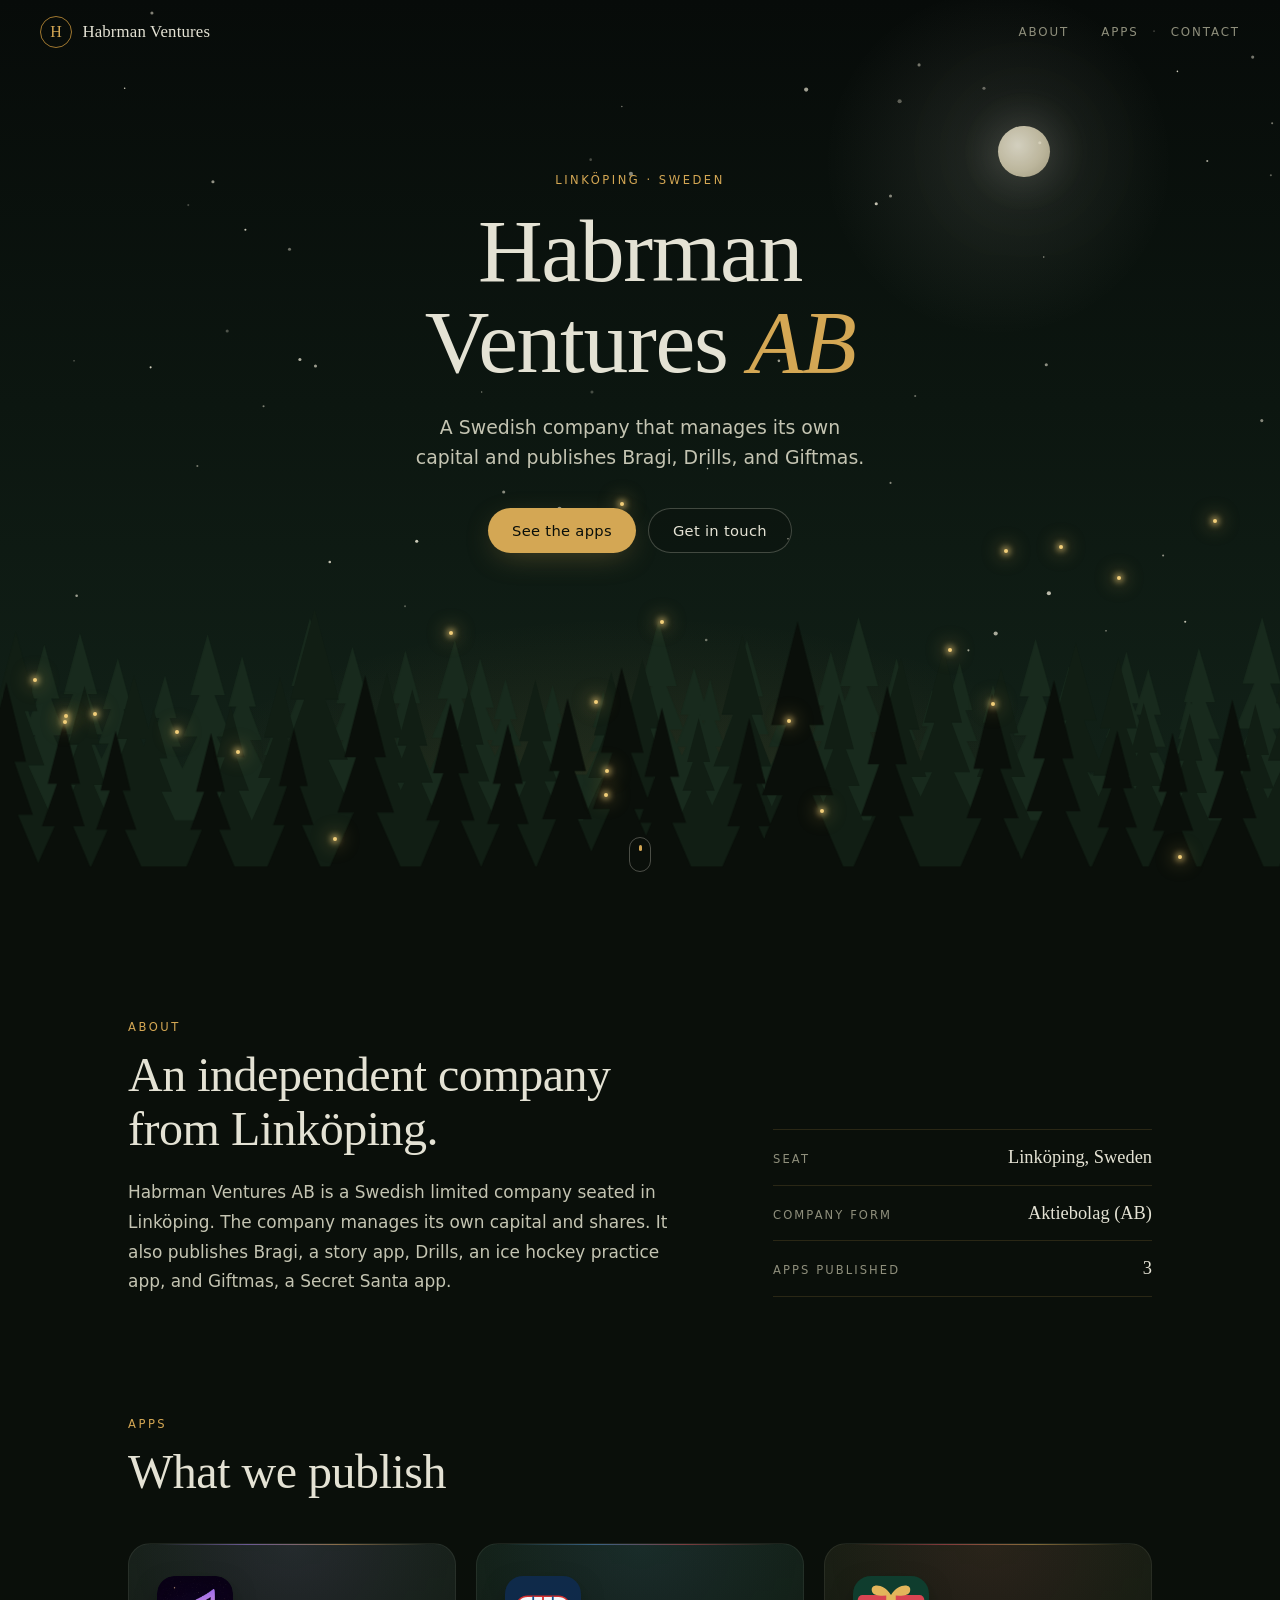
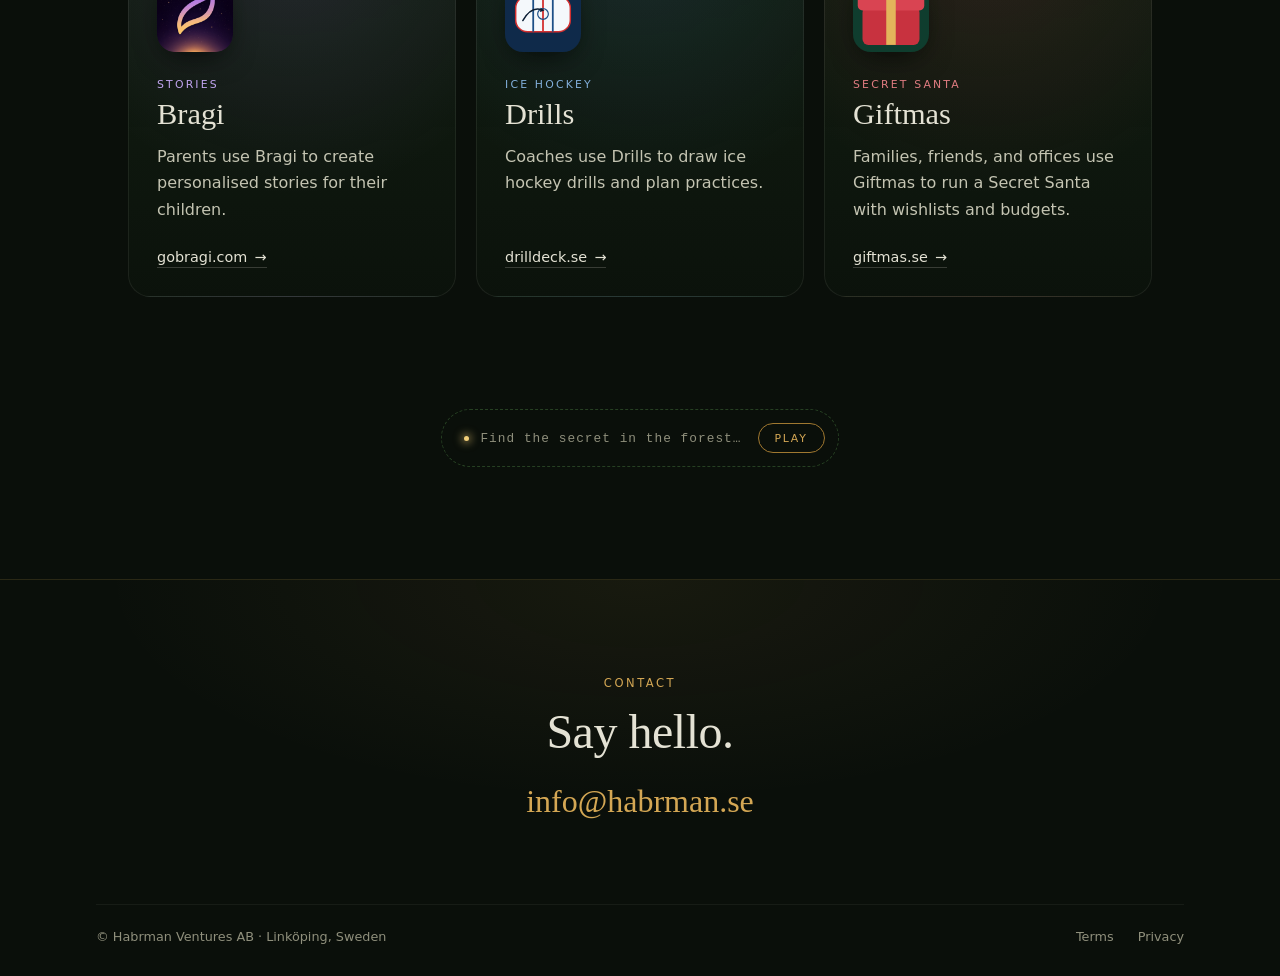
<file: index.html>
<!DOCTYPE html>
<html lang="en">
<head>
  <meta charset="UTF-8">
  <meta name="viewport" content="width=device-width, initial-scale=1.0">
  <title>Habrman Ventures AB</title>
  <meta name="description" content="Habrman Ventures AB is a Swedish limited company that manages its own capital and publishes Bragi, Drills, and Giftmas.">
  <meta name="theme-color" content="#0a0f0a">
  <link rel="stylesheet" href="style.css">
  <script>document.documentElement.classList.add('js');</script>
</head>
<body>
  <nav class="nav">
    <a class="brand" href="#top" aria-label="Habrman Ventures AB, back to top">
      <span class="brand-mark" aria-hidden="true">H</span>
      <span class="brand-name">Habrman Ventures</span>
    </a>
    <div class="nav-links">
      <a href="#about">About</a>
      <a href="#apps">Apps</a>
      <a href="#contact">Contact</a>
    </div>
  </nav>

  <header class="hero" id="top">
    <div class="sky" aria-hidden="true"></div>
    <svg class="forest" viewBox="0 0 1440 360" preserveAspectRatio="xMidYMax slice" aria-hidden="true">
      <path class="forest-back" d="M0 360 L0 250 L1440 250 L1440 360ZM-46 254 -32 225 -41 225 -30 198 -37 198 -26 158 -26 158 -14 198 -21 198 -10 225 -19 225 -5 254ZM-24 250 -8 216 -18 216 -6 185 -13 185 -0 137 -0 137 13 185 6 185 18 216 8 216 24 250ZM18 250 29 229 22 229 30 208 25 208 34 177 34 177 42 208 37 208 45 229 38 229 49 250ZM41 251 55 220 46 220 57 190 50 190 62 147 62 147 75 190 68 190 79 220 69 220 84 251ZM65 253 82 217 71 217 84 184 76 184 90 133 90 133 104 184 96 184 109 217 98 217 115 253ZM74 255 96 211 82 211 98 169 88 169 105 107 105 107 123 169 113 169 129 211 115 211 137 255ZM117 252 128 227 121 227 130 205 124 205 134 170 134 170 143 205 138 205 147 227 139 227 151 252ZM163 254 175 228 168 228 177 205 171 205 181 169 181 169 191 205 185 205 195 228 187 228 199 254ZM178 250 194 216 184 216 196 184 189 184 202 137 202 137 215 184 208 184 220 216 210 216 226 250ZM207 252 225 215 213 215 227 180 219 180 233 127 233 127 248 180 240 180 253 215 242 215 259 252ZM243 255 258 223 249 223 260 193 253 193 266 149 266 149 278 193 271 193 282 223 273 223 288 255ZM288 253 301 226 293 226 302 201 296 201 307 164 307 164 317 201 311 201 321 226 313 226 326 253ZM317 256 335 217 323 217 337 181 329 181 344 128 344 128 359 181 350 181 364 217 352 217 371 256ZM353 251 367 220 358 220 369 191 362 191 374 147 374 147 386 191 380 191 391 220 381 220 396 251ZM390 255 400 233 393 233 401 212 396 212 405 181 405 181 414 212 409 212 417 233 410 233 420 255ZM404 254 424 212 411 212 426 173 417 173 433 114 433 114 450 173 440 173 456 212 443 212 463 254ZM446 255 462 220 452 220 464 188 456 188 470 139 470 139 484 188 476 188 489 220 478 220 495 255ZM494 250 509 218 499 218 511 188 504 188 516 142 516 142 529 188 522 188 534 218 524 218 539 250ZM533 255 551 218 539 218 553 184 544 184 559 133 559 133 573 184 565 184 578 218 567 218 584 255ZM559 250 574 220 565 220 576 192 569 192 581 149 581 149 593 192 586 192 597 220 587 220 602 250ZM586 250 598 225 590 225 599 202 593 202 603 167 603 167 613 202 607 202 617 225 609 225 621 250ZM627 252 639 228 631 228 640 206 635 206 644 172 644 172 653 206 648 206 657 228 649 228 661 252ZM672 253 683 230 676 230 685 209 679 209 688 177 688 177 697 209 692 209 701 230 694 230 704 253ZM708 252 727 211 715 211 730 173 721 173 736 116 736 116 752 173 743 173 758 211 746 211 765 252ZM746 256 760 226 751 226 762 198 755 198 767 157 767 157 779 198 772 198 783 226 774 226 788 256ZM763 251 775 226 767 226 776 203 771 203 781 167 781 167 790 203 785 203 794 226 786 226 798 251ZM788 250 805 215 794 215 807 182 799 182 813 133 813 133 827 182 819 182 832 215 821 215 838 250ZM827 256 842 226 832 226 843 198 837 198 848 156 848 156 860 198 853 198 864 226 855 226 869 256ZM863 254 878 221 868 221 880 190 873 190 886 143 886 143 899 190 892 190 904 221 893 221 909 254ZM880 255 901 213 888 213 903 173 894 173 910 113 910 113 927 173 917 173 933 213 920 213 940 255ZM922 251 937 220 927 220 938 192 932 192 943 149 943 149 955 192 949 192 960 220 950 220 965 251ZM958 251 969 229 962 229 970 208 965 208 974 176 974 176 983 208 977 208 986 229 979 229 989 251ZM977 250 991 221 982 221 993 194 986 194 998 153 998 153 1009 194 1003 194 1013 221 1004 221 1018 250ZM1010 250 1021 227 1014 227 1023 205 1018 205 1027 172 1027 172 1036 205 1031 205 1039 227 1032 227 1043 250ZM1039 252 1056 216 1045 216 1058 182 1050 182 1064 132 1064 132 1078 182 1070 182 1083 216 1072 216 1089 252ZM1072 255 1086 225 1077 225 1088 198 1081 198 1093 156 1093 156 1104 198 1098 198 1109 225 1099 225 1114 255ZM1120 251 1135 218 1125 218 1137 188 1130 188 1143 143 1143 143 1155 188 1148 188 1160 218 1150 218 1165 251ZM1141 255 1155 226 1146 226 1157 198 1150 198 1162 158 1162 158 1173 198 1167 198 1177 226 1168 226 1182 255ZM1182 253 1192 232 1186 232 1193 211 1189 211 1197 181 1197 181 1206 211 1201 211 1209 232 1202 232 1212 253ZM1182 253 1199 219 1188 219 1200 187 1193 187 1206 140 1206 140 1220 187 1212 187 1224 219 1214 219 1230 253ZM1231 252 1251 210 1238 210 1254 171 1244 171 1261 113 1261 113 1277 171 1268 171 1283 210 1270 210 1290 252ZM1273 253 1285 228 1278 228 1287 205 1281 205 1291 170 1291 170 1301 205 1295 205 1304 228 1297 228 1308 253ZM1301 255 1315 226 1306 226 1316 199 1310 199 1321 158 1321 158 1332 199 1326 199 1336 226 1328 226 1341 255ZM1345 255 1365 213 1352 213 1367 175 1358 175 1374 117 1374 117 1390 175 1381 175 1396 213 1384 213 1403 255ZM1389 252 1402 226 1394 226 1403 201 1397 201 1408 164 1408 164 1418 201 1412 201 1422 226 1414 226 1426 252ZM1410 252 1420 230 1413 230 1421 210 1416 210 1425 179 1425 179 1433 210 1429 210 1436 230 1430 230 1440 252ZM1434 256 1455 212 1441 212 1457 171 1447 171 1464 109 1464 109 1482 171 1472 171 1488 212 1474 212 1495 256Z"/>
      <path class="forest-mid" d="M0 360 L0 290 L1440 290 L1440 360ZM-60 291 -35 236 -51 236 -32 184 -43 184 -23 106 -23 106 -2 184 -14 184 5 236 -11 236 14 291ZM-13 294 2 261 -8 261 4 230 -3 230 9 184 9 184 21 230 14 230 26 261 16 261 31 294ZM36 294 60 242 45 242 63 193 52 193 71 120 71 120 91 193 79 193 98 242 82 242 106 294ZM108 295 122 266 113 266 123 238 117 238 128 197 128 197 139 238 133 238 143 266 134 266 148 295ZM144 291 167 242 152 242 169 195 159 195 177 126 177 126 196 195 185 195 202 242 188 242 210 291ZM212 296 229 259 218 259 231 224 223 224 237 173 237 173 250 224 243 224 255 259 245 259 261 296ZM254 294 272 255 260 255 274 219 265 219 280 164 280 164 295 219 286 219 300 255 288 255 306 294ZM277 295 291 265 281 265 292 236 286 236 297 193 297 193 309 236 302 236 313 265 304 265 318 295ZM343 296 357 264 348 264 359 235 352 235 364 191 364 191 376 235 369 235 380 264 371 264 385 296ZM382 291 399 253 388 253 401 218 393 218 407 166 407 166 421 218 413 218 426 253 415 253 432 291ZM400 293 425 237 409 237 428 185 416 185 437 106 437 106 458 185 446 185 466 237 449 237 475 293ZM473 295 491 255 479 255 493 218 485 218 500 162 500 162 514 218 506 218 520 255 508 255 526 295ZM499 291 515 257 505 257 517 225 509 225 522 176 522 176 535 225 528 225 540 257 530 257 545 291ZM548 291 564 256 554 256 566 224 558 224 571 175 571 175 584 224 577 224 589 256 579 256 595 291ZM604 294 621 256 610 256 623 221 615 221 629 168 629 168 643 221 635 221 648 256 637 256 654 294ZM669 293 687 253 675 253 689 216 680 216 695 161 695 161 710 216 701 216 715 253 703 253 721 293ZM693 293 713 250 700 250 715 210 706 210 722 150 722 150 738 210 729 210 743 250 731 250 750 293ZM753 291 765 264 757 264 766 239 761 239 771 201 771 201 781 239 775 239 785 264 777 264 789 291ZM776 292 798 243 784 243 801 198 791 198 809 129 809 129 827 198 817 198 834 243 819 243 841 292ZM829 291 848 247 836 247 851 206 841 206 858 145 858 145 874 206 865 206 880 247 867 247 887 291ZM870 295 886 260 876 260 888 228 880 228 893 180 893 180 906 228 899 228 911 260 901 260 916 295ZM918 295 937 252 925 252 940 211 930 211 947 149 947 149 963 211 954 211 969 252 956 252 976 295ZM953 293 974 248 961 248 976 205 967 205 984 142 984 142 1000 205 991 205 1007 248 993 248 1014 293ZM1007 293 1025 252 1013 252 1028 214 1019 214 1034 158 1034 158 1049 214 1041 214 1055 252 1043 252 1061 293ZM1067 296 1089 248 1074 248 1091 203 1081 203 1099 136 1099 136 1117 203 1106 203 1123 248 1109 248 1131 296ZM1107 295 1127 251 1114 251 1129 210 1120 210 1136 149 1136 149 1152 210 1143 210 1158 251 1145 251 1165 295ZM1138 290 1152 260 1143 260 1153 231 1147 231 1158 188 1158 188 1170 231 1163 231 1174 260 1165 260 1179 290ZM1179 295 1192 266 1183 266 1193 238 1187 238 1198 197 1198 197 1209 238 1203 238 1213 266 1204 266 1217 295ZM1234 294 1249 262 1239 262 1250 233 1244 233 1255 189 1255 189 1267 233 1260 233 1271 262 1262 262 1276 294ZM1257 291 1281 238 1266 238 1284 188 1273 188 1293 113 1293 113 1313 188 1301 188 1320 238 1304 238 1328 291ZM1315 296 1333 257 1322 257 1335 221 1327 221 1341 166 1341 166 1356 221 1348 221 1361 257 1350 257 1367 296ZM1373 293 1388 261 1378 261 1389 232 1383 232 1395 187 1395 187 1406 232 1400 232 1411 261 1401 261 1416 293ZM1409 294 1424 261 1414 261 1426 231 1419 231 1431 185 1431 185 1443 231 1436 231 1447 261 1438 261 1453 294ZM1432 290 1452 246 1439 246 1455 206 1445 206 1462 145 1462 145 1478 206 1468 206 1484 246 1471 246 1491 290Z"/>
      <path class="forest-front" d="M0 360 L0 330 L1440 330 L1440 360ZM-56 330 -31 273 -47 273 -28 220 -40 220 -20 139 -20 139 1 220 -11 220 8 273 -8 273 17 330ZM35 331 63 267 45 267 66 207 53 207 76 118 76 118 98 207 85 207 106 267 89 267 116 331ZM99 332 114 297 104 297 115 265 108 265 121 216 121 216 133 265 126 265 137 297 128 297 143 332ZM137 335 159 285 145 285 161 239 151 239 169 170 169 170 186 239 176 239 192 285 179 285 200 335ZM194 333 211 295 200 295 213 258 205 258 219 204 219 204 233 258 225 258 237 295 227 295 243 333ZM241 334 257 298 247 298 259 264 251 264 264 212 264 212 277 264 270 264 282 298 272 298 288 334ZM324 334 339 298 329 298 341 265 334 265 347 214 347 214 359 265 352 265 364 298 354 298 369 334ZM396 330 411 294 401 294 413 260 406 260 419 210 419 210 431 260 424 260 436 294 426 294 442 330ZM449 333 471 283 457 283 473 235 463 235 481 164 481 164 499 235 489 235 506 283 491 283 513 333ZM528 333 546 290 534 290 549 249 540 249 555 188 555 188 571 249 562 249 576 290 564 290 583 333ZM582 330 598 293 587 293 599 258 592 258 605 206 605 206 618 258 611 258 623 293 613 293 629 330ZM628 335 647 289 635 289 650 247 641 247 657 184 657 184 673 247 663 247 678 289 666 289 685 335ZM671 332 694 280 679 280 696 231 686 231 704 157 704 157 723 231 712 231 730 280 715 280 738 332ZM712 334 730 292 719 292 733 252 724 252 739 192 739 192 754 252 746 252 760 292 748 292 766 334ZM789 336 807 295 796 295 809 258 801 258 815 201 815 201 829 258 821 258 834 295 823 295 841 336ZM816 333 844 268 826 268 847 207 834 207 857 117 857 117 880 207 867 207 888 268 870 268 898 333ZM904 334 925 286 912 286 928 241 918 241 935 173 935 173 952 241 942 241 958 286 945 286 965 334ZM997 334 1017 288 1004 288 1019 245 1010 245 1026 180 1026 180 1043 245 1033 245 1049 288 1036 288 1056 334ZM1049 330 1070 282 1056 282 1072 236 1062 236 1080 168 1080 168 1097 236 1087 236 1103 282 1090 282 1111 330ZM1112 332 1128 296 1118 296 1130 262 1122 262 1135 212 1135 212 1148 262 1140 262 1152 296 1142 296 1158 332ZM1160 335 1176 299 1166 299 1178 265 1171 265 1183 214 1183 214 1196 265 1189 265 1201 299 1191 299 1206 335ZM1207 332 1226 288 1214 288 1228 247 1220 247 1235 185 1235 185 1251 247 1242 247 1256 288 1244 288 1263 332ZM1275 332 1292 292 1281 292 1294 256 1286 256 1300 201 1300 201 1314 256 1306 256 1319 292 1308 292 1325 332ZM1339 331 1370 261 1350 261 1373 194 1359 194 1384 95 1384 95 1409 194 1395 194 1418 261 1399 261 1429 331ZM1432 330 1451 285 1439 285 1454 243 1445 243 1460 180 1460 180 1476 243 1467 243 1482 285 1470 285 1489 330Z"/>
    </svg>
    <svg class="stars" viewBox="0 0 1440 520" preserveAspectRatio="xMidYMin slice" aria-hidden="true"><circle class="twinkle" cx="343" cy="283" r="0.8" opacity="0.85"/><circle cx="683" cy="302" r="1.2" opacity="0.26"/><circle cx="1206" cy="135" r="0.8" opacity="0.37"/><circle cx="1033" cy="281" r="1.2" opacity="0.56"/><circle cx="920" cy="78" r="1.6" opacity="0.35"/><circle cx="1333" cy="203" r="0.6" opacity="0.69"/><circle class="twinkle" cx="92" cy="394" r="1.2" opacity="0.28"/><circle cx="1123" cy="428" r="0.8" opacity="0.56"/><circle cx="1035" cy="457" r="1.6" opacity="0.76"/><circle cx="615" cy="379" r="1.2" opacity="0.54"/><circle cx="1347" cy="457" r="0.6" opacity="0.27"/><circle cx="713" cy="134" r="1.6" opacity="0.53"/><circle class="twinkle" cx="902" cy="157" r="1.2" opacity="0.79"/><circle cx="827" cy="278" r="1" opacity="0.63"/><circle cx="1302" cy="355" r="0.6" opacity="0.81"/><circle cx="1427" cy="349" r="0.8" opacity="0.70"/><circle cx="470" cy="282" r="1.2" opacity="0.62"/><circle cx="1028" cy="110" r="1.2" opacity="0.42"/><circle class="twinkle" cx="179" cy="251" r="1.6" opacity="0.89"/><circle cx="127" cy="416" r="1" opacity="0.83"/><circle cx="29" cy="222" r="1" opacity="0.82"/><circle cx="64" cy="320" r="0.6" opacity="0.50"/><circle cx="844" cy="286" r="0.8" opacity="0.58"/><circle cx="1438" cy="161" r="0.6" opacity="0.32"/><circle class="twinkle" cx="771" cy="493" r="1" opacity="0.44"/><circle cx="379" cy="359" r="0.8" opacity="0.45"/><circle cx="1380" cy="466" r="1" opacity="0.49"/><circle cx="1253" cy="201" r="1.2" opacity="0.69"/><circle cx="148" cy="506" r="1.2" opacity="0.43"/><circle cx="913" cy="372" r="0.8" opacity="0.53"/><circle class="twinkle" cx="372" cy="158" r="0.8" opacity="0.26"/><circle cx="598" cy="302" r="0.6" opacity="0.49"/><circle cx="848" cy="69" r="1.6" opacity="0.66"/><circle cx="671" cy="353" r="0.8" opacity="0.65"/><circle cx="402" cy="255" r="1.2" opacity="0.29"/><circle cx="973" cy="501" r="0.8" opacity="0.66"/><circle class="twinkle" cx="430" cy="313" r="0.8" opacity="0.49"/><circle cx="450" cy="192" r="1.2" opacity="0.42"/><circle cx="1134" cy="55" r="0.6" opacity="0.88"/><circle cx="985" cy="68" r="1.2" opacity="0.39"/><circle cx="1157" cy="124" r="0.8" opacity="0.69"/><circle cx="935" cy="50" r="1.2" opacity="0.46"/><circle class="twinkle" cx="481" cy="433" r="1" opacity="0.78"/><circle cx="1383" cy="42" r="1.6" opacity="0.67"/><circle cx="1274" cy="235" r="0.8" opacity="0.76"/><circle cx="49" cy="498" r="0.8" opacity="0.77"/><circle cx="1207" cy="95" r="0.8" opacity="0.47"/><circle cx="1192" cy="44" r="1.2" opacity="0.47"/><circle class="twinkle" cx="187" cy="152" r="0.8" opacity="0.55"/><circle cx="913" cy="151" r="1.2" opacity="0.52"/><circle cx="1326" cy="81" r="0.6" opacity="0.56"/><circle cx="1199" cy="324" r="1.2" opacity="0.53"/><circle cx="1368" cy="482" r="0.8" opacity="0.27"/><circle cx="658" cy="392" r="1.6" opacity="0.59"/><circle class="twinkle" cx="416" cy="177" r="0.8" opacity="0.81"/><circle cx="1235" cy="505" r="0.6" opacity="0.78"/><circle cx="65" cy="470" r="1.6" opacity="0.58"/><circle cx="286" cy="459" r="1" opacity="0.63"/><circle cx="19" cy="388" r="0.8" opacity="0.58"/><circle cx="344" cy="10" r="1.2" opacity="0.52"/><circle class="twinkle" cx="1352" cy="318" r="0.8" opacity="0.33"/><circle cx="1400" cy="281" r="0.6" opacity="0.48"/><circle cx="284" cy="278" r="0.6" opacity="0.36"/><circle cx="1140" cy="479" r="0.8" opacity="0.79"/><circle cx="11" cy="327" r="1" opacity="0.28"/><circle cx="391" cy="140" r="1.2" opacity="0.59"/><circle class="twinkle" cx="73" cy="168" r="0.6" opacity="0.81"/><circle cx="1116" cy="24" r="0.6" opacity="0.29"/><circle cx="1404" cy="444" r="0.6" opacity="0.59"/><circle cx="706" cy="82" r="0.6" opacity="0.48"/><circle cx="932" cy="305" r="0.8" opacity="0.42"/><circle cx="1423" cy="223" r="0.8" opacity="0.61"/><circle class="twinkle" cx="1031" cy="198" r="0.6" opacity="0.62"/><circle cx="62" cy="240" r="1.6" opacity="0.76"/><circle cx="548" cy="417" r="1.2" opacity="0.83"/><circle cx="76" cy="326" r="1.6" opacity="0.45"/><circle cx="1368" cy="218" r="0.6" opacity="0.41"/><circle cx="772" cy="361" r="0.6" opacity="0.77"/><circle class="twinkle" cx="323" cy="68" r="0.6" opacity="0.86"/><circle cx="539" cy="467" r="0.8" opacity="0.33"/><circle cx="994" cy="488" r="1.6" opacity="0.68"/><circle cx="1278" cy="412" r="1.6" opacity="0.32"/><circle cx="458" cy="277" r="1.2" opacity="0.72"/><circle cx="682" cy="123" r="1" opacity="0.28"/><circle class="twinkle" cx="132" cy="52" r="1" opacity="0.37"/><circle cx="34" cy="438" r="0.6" opacity="0.27"/><circle cx="166" cy="251" r="1.6" opacity="0.87"/><circle cx="834" cy="415" r="0.6" opacity="0.90"/><circle cx="812" cy="275" r="0.8" opacity="0.32"/><circle cx="1079" cy="486" r="0.6" opacity="0.61"/></svg>
    <div class="fireflies" aria-hidden="true"></div>
    <div class="hero-content">
      <p class="eyebrow">Linköping · Sweden</p>
      <h1>Habrman Ventures <span>AB</span></h1>
      <p class="lede">A Swedish company that manages its own capital and publishes Bragi, Drills, and Giftmas.</p>
      <div class="hero-actions">
        <a class="btn btn-primary" href="#apps">See the apps</a>
        <a class="btn btn-ghost" href="#contact">Get in touch</a>
      </div>
    </div>
    <a class="scroll-hint" href="#about" aria-label="Scroll to About">
      <span></span>
    </a>
  </header>

  <main>
    <section class="section about reveal" id="about">
      <div class="about-text">
        <p class="eyebrow">About</p>
        <h2>An independent company from Linköping.</h2>
        <p>
          Habrman Ventures AB is a Swedish limited company seated in Linköping.
          The company manages its own capital and shares.
          It also publishes Bragi, a story app, Drills, an ice hockey practice app, and Giftmas, a Secret Santa app.
        </p>
      </div>
      <dl class="facts">
        <div><dt>Seat</dt><dd>Linköping, Sweden</dd></div>
        <div><dt>Company form</dt><dd>Aktiebolag (AB)</dd></div>
        <div><dt>Apps published</dt><dd>3</dd></div>
      </dl>
    </section>

    <section class="section apps" id="apps">
      <div class="section-head reveal">
        <p class="eyebrow">Apps</p>
        <h2>What we publish</h2>
      </div>

      <div class="cards">
        <article class="card reveal" id="bragi" style="--accent: #b58cff; --accent-2: #f2b46b;">
          <div class="card-icon">
            <img src="images/bragi.png" alt="" width="256" height="256">
          </div>
          <p class="card-tag">Stories</p>
          <h3>Bragi</h3>
          <p>Parents use Bragi to create personalised stories for their children.</p>
          <a class="card-link" href="https://gobragi.com/">gobragi.com <span aria-hidden="true">→</span></a>
        </article>

        <article class="card reveal" id="drills" style="--accent: #5a9be0; --accent-2: #e0525a;">
          <div class="card-icon">
            <img src="images/drills.svg" alt="" width="256" height="256">
          </div>
          <p class="card-tag">Ice hockey</p>
          <h3>Drills</h3>
          <p>Coaches use Drills to draw ice hockey drills and plan practices.</p>
          <a class="card-link" href="https://drilldeck.se/">drilldeck.se <span aria-hidden="true">→</span></a>
        </article>

        <article class="card reveal" id="giftmas" style="--accent: #e0525f; --accent-2: #e3b55b;">
          <div class="card-icon">
            <img src="images/giftmas.svg" alt="" width="256" height="256">
          </div>
          <p class="card-tag">Secret Santa</p>
          <h3>Giftmas</h3>
          <p>Families, friends, and offices use Giftmas to run a Secret Santa with wishlists and budgets.</p>
          <a class="card-link" href="https://giftmas.se/">giftmas.se <span aria-hidden="true">→</span></a>
        </article>
      </div>
    </section>

    <section class="game-section reveal">
      <div class="game-launch" id="gameLaunch">
        <p class="game-prompt">Find the secret in the forest…</p>
        <button type="button" class="play-btn" id="playBtn">Play</button>
      </div>
      <div class="game-container hidden" id="gameContainer">
        <canvas id="gameCanvas"></canvas>
        <div class="game-ui">
          <span id="score">0</span>
          <button id="restartBtn" class="hidden" aria-label="Restart">↻</button>
        </div>
        <p class="controls">SPACE or TAP to jump</p>
      </div>
    </section>
  </main>

  <footer class="footer" id="contact">
    <div class="contact reveal">
      <p class="eyebrow">Contact</p>
      <h2>Say hello.</h2>
      <a class="contact-email" href="mailto:info@habrman.se">info@habrman.se</a>
    </div>
    <div class="footer-bottom">
      <p>© Habrman Ventures AB · Linköping, Sweden</p>
      <p class="footer-links">
        <a href="legal.html#terms">Terms</a>
        <a href="legal.html#privacy">Privacy</a>
      </p>
    </div>
  </footer>

  <script src="site.js"></script>
  <script src="game.js"></script>
</body>
</html>
</file>
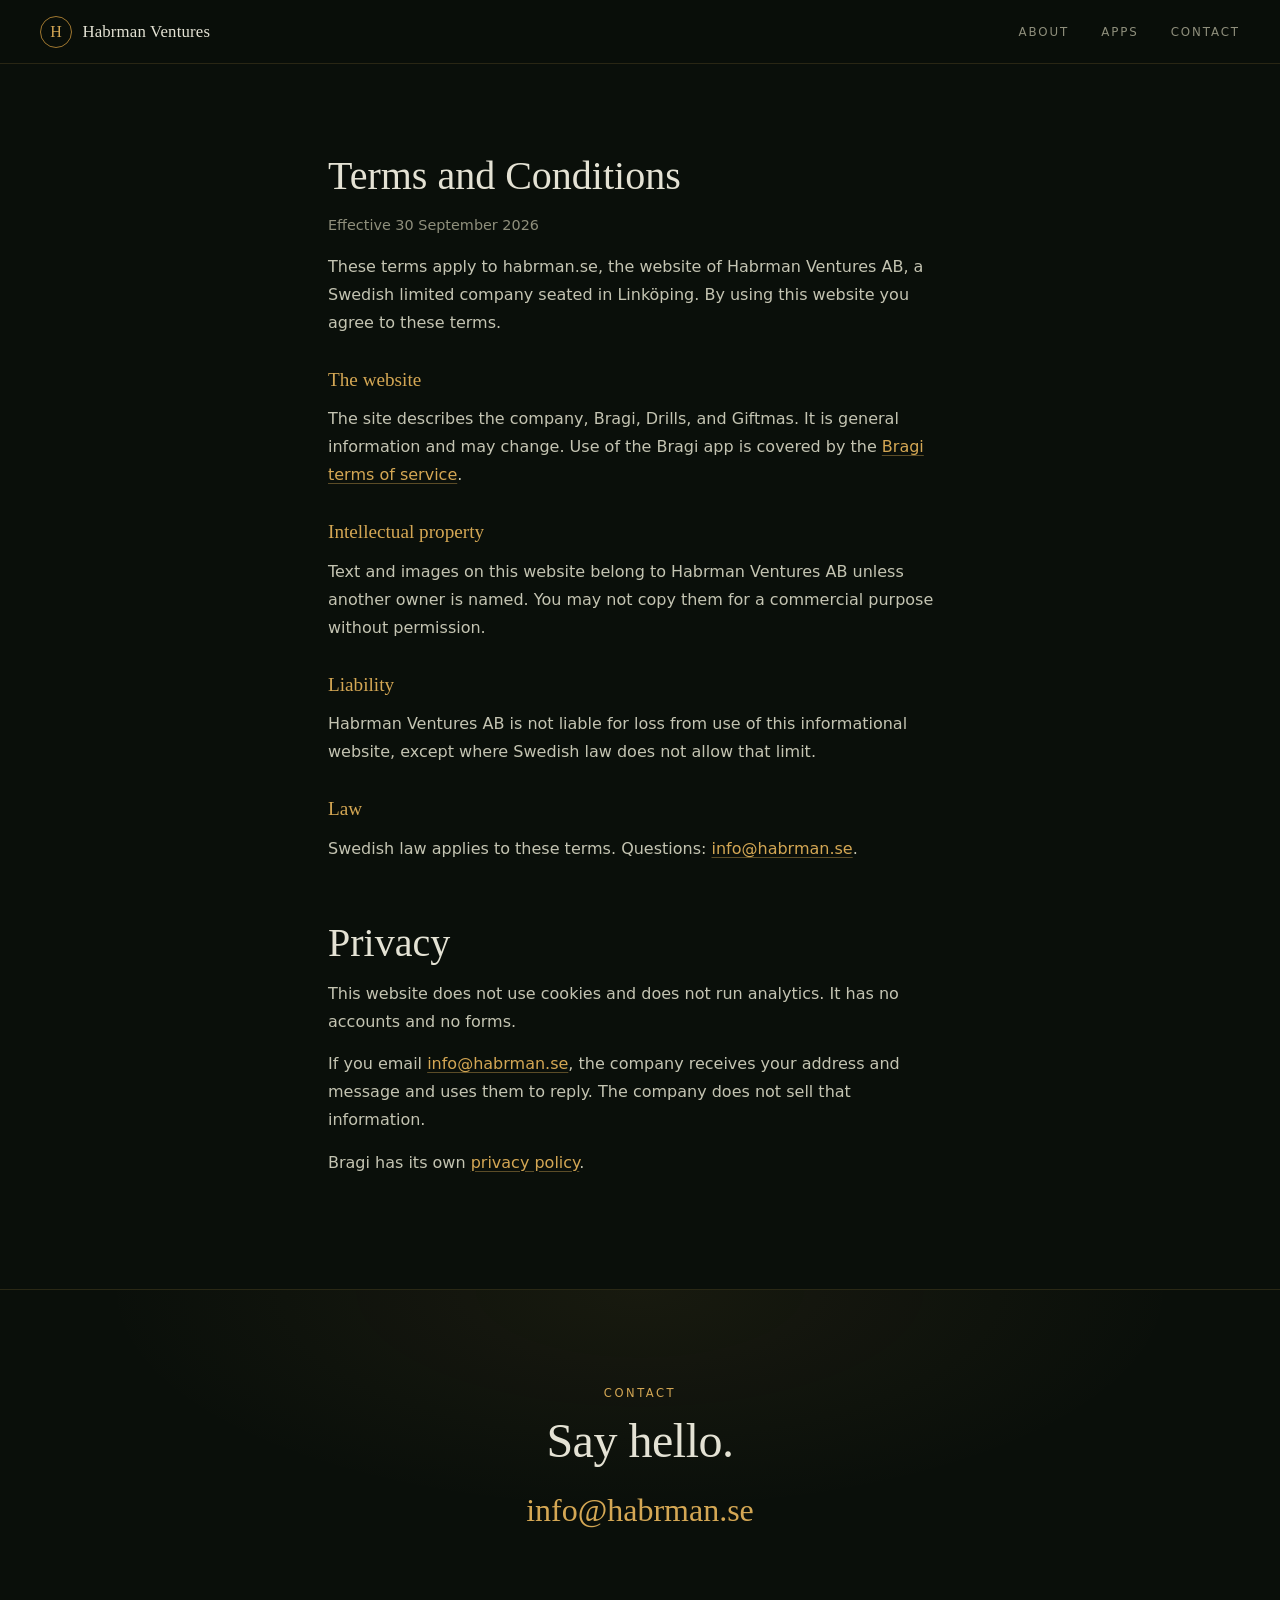
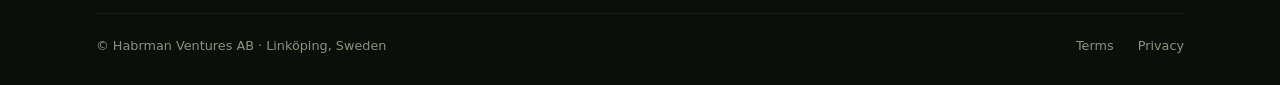
<file: legal.html>
<!DOCTYPE html>
<html lang="en">
<head>
  <meta charset="UTF-8">
  <meta name="viewport" content="width=device-width, initial-scale=1.0">
  <title>Terms and Privacy — Habrman Ventures AB</title>
  <meta name="description" content="Terms and conditions and privacy information for habrman.se.">
  <meta name="theme-color" content="#0a0f0a">
  <link rel="stylesheet" href="style.css">
</head>
<body class="page">
  <nav class="nav">
    <a class="brand" href="index.html" aria-label="Habrman Ventures AB, home">
      <span class="brand-mark" aria-hidden="true">H</span>
      <span class="brand-name">Habrman Ventures</span>
    </a>
    <div class="nav-links">
      <a href="index.html#about">About</a>
      <a href="index.html#apps">Apps</a>
      <a href="#contact">Contact</a>
    </div>
  </nav>

  <main>
    <section class="block" id="terms">
      <h2>Terms and Conditions</h2>
      <p class="meta">Effective 30 September 2026</p>
      <p>
        These terms apply to habrman.se, the website of Habrman Ventures AB,
        a Swedish limited company seated in Linköping.
        By using this website you agree to these terms.
      </p>
      <h3>The website</h3>
      <p>
        The site describes the company, Bragi, Drills, and Giftmas. It is general information and may change.
        Use of the Bragi app is covered by the
        <a href="https://gobragi.com/legal#terms-of-service">Bragi terms of service</a>.
      </p>
      <h3>Intellectual property</h3>
      <p>
        Text and images on this website belong to Habrman Ventures AB unless another owner is named.
        You may not copy them for a commercial purpose without permission.
      </p>
      <h3>Liability</h3>
      <p>
        Habrman Ventures AB is not liable for loss from use of this informational website,
        except where Swedish law does not allow that limit.
      </p>
      <h3>Law</h3>
      <p>Swedish law applies to these terms. Questions: <a href="mailto:info@habrman.se">info@habrman.se</a>.</p>
    </section>

    <section class="block" id="privacy">
      <h2>Privacy</h2>
      <p>
        This website does not use cookies and does not run analytics.
        It has no accounts and no forms.
      </p>
      <p>
        If you email <a href="mailto:info@habrman.se">info@habrman.se</a>,
        the company receives your address and message and uses them to reply.
        The company does not sell that information.
      </p>
      <p>
        Bragi has its own
        <a href="https://gobragi.com/legal#privacy-policy">privacy policy</a>.
      </p>
    </section>
  </main>

  <footer class="footer" id="contact">
    <div class="contact">
      <p class="eyebrow">Contact</p>
      <h2>Say hello.</h2>
      <a class="contact-email" href="mailto:info@habrman.se">info@habrman.se</a>
    </div>
    <div class="footer-bottom">
      <p>© Habrman Ventures AB · Linköping, Sweden</p>
      <p class="footer-links">
        <a href="#terms">Terms</a>
        <a href="#privacy">Privacy</a>
      </p>
    </div>
  </footer>
</body>
</html>
</file>
<file: style.css>
* {
  margin: 0;
  padding: 0;
  box-sizing: border-box;
}

:root {
  --bg-deep: #0a0f0a;
  --bg-dark: #0f1a0f;
  --bg-mid: #1a2e1a;
  --green-muted: #2d5a27;
  --green-light: #4a7c42;
  --amber: #d4a754;
  --amber-dim: #a07830;
  --amber-glow: rgba(212, 167, 84, 0.35);
  --text: #e4e2d4;
  --text-body: #c4c4b2;
  --text-dim: #8f8f7c;
  --line: rgba(212, 167, 84, 0.16);
  --surface: rgba(26, 46, 26, 0.35);
  --serif: ui-serif, 'New York', 'Iowan Old Style', 'Palatino Linotype', Palatino, Georgia, serif;
  --sans: -apple-system, BlinkMacSystemFont, 'Segoe UI', system-ui, sans-serif;
  --nav-h: 4rem;
}

html {
  scroll-behavior: smooth;
  min-height: 100%;
  background: var(--bg-deep);
}

body {
  color: var(--text-body);
  font-family: var(--sans);
  min-height: 100vh;
  overflow-x: hidden;
  background: var(--bg-deep);
  -webkit-font-smoothing: antialiased;
}

::selection {
  background: var(--amber);
  color: var(--bg-deep);
}

a {
  color: inherit;
}

:focus-visible {
  outline: 2px solid var(--amber);
  outline-offset: 3px;
  border-radius: 4px;
}

.eyebrow {
  font-size: 0.72rem;
  font-weight: 500;
  letter-spacing: 0.22em;
  text-transform: uppercase;
  color: var(--amber);
}

/* ---------- Navigation ---------- */

.nav {
  position: fixed;
  top: 0;
  left: 0;
  right: 0;
  z-index: 10;
  height: var(--nav-h);
  display: flex;
  align-items: center;
  justify-content: space-between;
  gap: 1rem;
  padding: 0 clamp(1rem, 4vw, 2.5rem);
  border-bottom: 1px solid transparent;
  transition: background 0.3s ease, border-color 0.3s ease;
}

.nav.scrolled,
.page .nav {
  background: rgba(10, 15, 10, 0.78);
  -webkit-backdrop-filter: blur(14px);
  backdrop-filter: blur(14px);
  border-bottom-color: var(--line);
}

.brand {
  display: flex;
  align-items: center;
  gap: 0.65rem;
  text-decoration: none;
  color: var(--text);
}

.brand-mark {
  display: grid;
  place-items: center;
  width: 2rem;
  height: 2rem;
  border: 1px solid var(--amber-dim);
  border-radius: 50%;
  font-family: var(--serif);
  font-size: 1rem;
  color: var(--amber);
  transition: background 0.25s ease, color 0.25s ease;
}

.brand:hover .brand-mark {
  background: var(--amber);
  color: var(--bg-deep);
}

.brand-name {
  font-family: var(--serif);
  font-size: 1.05rem;
  letter-spacing: 0.01em;
}

.nav-links {
  display: flex;
  gap: clamp(1rem, 3vw, 2rem);
}

.nav-links a {
  position: relative;
  color: var(--text-dim);
  text-decoration: none;
  font-size: 0.74rem;
  letter-spacing: 0.16em;
  text-transform: uppercase;
  padding: 0.4rem 0;
  transition: color 0.2s ease;
}

.nav-links a::after {
  content: '';
  position: absolute;
  left: 0;
  right: 0;
  bottom: 0;
  height: 1px;
  background: var(--amber);
  transform: scaleX(0);
  transform-origin: left;
  transition: transform 0.25s ease;
}

.nav-links a:hover {
  color: var(--text);
}

.nav-links a:hover::after {
  transform: scaleX(1);
}

/* ---------- Hero ---------- */

.hero {
  position: relative;
  min-height: 100vh;
  min-height: 100svh;
  display: flex;
  align-items: center;
  justify-content: center;
  padding: calc(var(--nav-h) + 2rem) 1.25rem 30vh;
  overflow: hidden;
  isolation: isolate;
}

.sky {
  position: absolute;
  inset: 0;
  z-index: -3;
  background:
    radial-gradient(ellipse 60% 45% at 50% 100%, rgba(212, 167, 84, 0.16) 0%, transparent 70%),
    radial-gradient(circle at 78% 18%, rgba(228, 226, 212, 0.10) 0%, transparent 14%),
    linear-gradient(180deg, #070b09 0%, #0c1610 45%, #13241a 100%);
}

/* A low moon glow in the upper right. */
.sky::after {
  content: '';
  position: absolute;
  top: 14%;
  right: 18%;
  width: 3.2rem;
  height: 3.2rem;
  border-radius: 50%;
  background: radial-gradient(circle at 38% 38%, #f3eedb 0%, #d9d1b4 55%, #b7ae8e 100%);
  box-shadow: 0 0 40px 8px rgba(243, 238, 219, 0.18), 0 0 140px 40px rgba(243, 238, 219, 0.06);
  opacity: 0.85;
}

.stars {
  position: absolute;
  top: 0;
  left: 0;
  width: 100%;
  height: 75%;
  z-index: -2;
  fill: #f3eedb;
  will-change: transform;
}

.stars .twinkle {
  animation: twinkle 3.5s ease-in-out infinite;
}

.stars .twinkle:nth-child(2n) {
  animation-delay: -1.7s;
  animation-duration: 4.6s;
}

@keyframes twinkle {
  0%, 100% { opacity: 0.2; }
  50% { opacity: 1; }
}

.forest {
  position: absolute;
  left: 0;
  right: 0;
  bottom: -1px;
  width: 100%;
  height: 46vh;
  min-height: 220px;
  z-index: -1;
}

.forest path {
  will-change: transform;
}

.forest-back { fill: #182a1d; }
.forest-mid { fill: #111e14; }
.forest-front { fill: var(--bg-deep); }

.fireflies {
  position: absolute;
  inset: 0;
  z-index: 0;
  pointer-events: none;
}

.fireflies span {
  position: absolute;
  width: 4px;
  height: 4px;
  border-radius: 50%;
  background: #f2cf7a;
  box-shadow: 0 0 6px 2px rgba(242, 207, 122, 0.7), 0 0 18px 6px rgba(212, 167, 84, 0.25);
  animation-name: drift, glow;
  animation-timing-function: ease-in-out;
  animation-iteration-count: infinite;
  animation-direction: alternate;
}

@keyframes drift {
  from { transform: translate(0, 0); }
  to { transform: translate(var(--dx), var(--dy)); }
}

@keyframes glow {
  0%, 30% { opacity: 0.1; }
  70%, 100% { opacity: 1; }
}

.hero-content {
  position: relative;
  z-index: 1;
  text-align: center;
  max-width: 44rem;
  animation: rise 1.1s cubic-bezier(0.2, 0.7, 0.2, 1) both;
}

@keyframes rise {
  from { opacity: 0; transform: translateY(18px); }
  to { opacity: 1; transform: none; }
}

.hero h1 {
  margin-top: 1.1rem;
  font-family: var(--serif);
  font-size: clamp(2.6rem, 8.5vw, 5.6rem);
  font-weight: 400;
  line-height: 1.02;
  letter-spacing: -0.015em;
  color: var(--text);
  text-wrap: balance;
}

.hero h1 span {
  color: var(--amber);
  font-style: italic;
}

.lede {
  margin: 1.5rem auto 0;
  max-width: 32rem;
  font-size: clamp(1.02rem, 2.2vw, 1.18rem);
  font-weight: 300;
  line-height: 1.6;
  color: var(--text-body);
  text-wrap: balance;
}

.hero-actions {
  margin-top: 2.25rem;
  display: flex;
  flex-wrap: wrap;
  justify-content: center;
  gap: 0.75rem;
}

.btn {
  display: inline-flex;
  align-items: center;
  padding: 0.8rem 1.5rem;
  border-radius: 999px;
  font-size: 0.92rem;
  font-weight: 500;
  letter-spacing: 0.02em;
  text-decoration: none;
  transition: transform 0.2s ease, box-shadow 0.25s ease, background 0.25s ease, border-color 0.25s ease, color 0.25s ease;
}

.btn:hover {
  transform: translateY(-2px);
}

.btn-primary {
  background: var(--amber);
  color: var(--bg-deep);
  box-shadow: 0 8px 30px -8px var(--amber-glow);
}

.btn-primary:hover {
  background: #e2b864;
  box-shadow: 0 12px 36px -6px rgba(212, 167, 84, 0.55);
}

.btn-ghost {
  border: 1px solid rgba(228, 226, 212, 0.25);
  color: var(--text);
  background: rgba(10, 15, 10, 0.3);
  -webkit-backdrop-filter: blur(6px);
  backdrop-filter: blur(6px);
}

.btn-ghost:hover {
  border-color: var(--amber);
  color: var(--amber);
}

.scroll-hint {
  position: absolute;
  bottom: 1.75rem;
  left: 50%;
  z-index: 1;
  width: 1.4rem;
  height: 2.2rem;
  margin-left: -0.7rem;
  border: 1px solid rgba(228, 226, 212, 0.3);
  border-radius: 999px;
}

.scroll-hint span {
  position: absolute;
  top: 0.45rem;
  left: 50%;
  width: 3px;
  height: 6px;
  margin-left: -1.5px;
  border-radius: 2px;
  background: var(--amber);
  animation: scroll-dot 2s ease-in-out infinite;
}

@keyframes scroll-dot {
  0% { opacity: 0; transform: translateY(0); }
  30% { opacity: 1; }
  100% { opacity: 0; transform: translateY(12px); }
}

/* ---------- Sections ---------- */

main {
  position: relative;
}

.section {
  max-width: 68rem;
  margin: 0 auto;
  padding: clamp(4.5rem, 10vw, 7.5rem) clamp(1rem, 4vw, 2rem) 0;
  scroll-margin-top: var(--nav-h);
}

.section h2,
.contact h2 {
  margin-top: 0.9rem;
  font-family: var(--serif);
  font-size: clamp(1.9rem, 4.6vw, 3rem);
  font-weight: 400;
  line-height: 1.12;
  letter-spacing: -0.01em;
  color: var(--text);
  text-wrap: balance;
}

.about {
  display: grid;
  grid-template-columns: 1.5fr 1fr;
  gap: clamp(2rem, 6vw, 5rem);
  align-items: end;
}

.about-text p:not(.eyebrow) {
  margin-top: 1.4rem;
  font-size: 1.06rem;
  font-weight: 300;
  line-height: 1.75;
  max-width: 36rem;
}

.facts {
  border-top: 1px solid var(--line);
}

.facts div {
  display: flex;
  justify-content: space-between;
  align-items: baseline;
  gap: 1rem;
  padding: 1.05rem 0;
  border-bottom: 1px solid var(--line);
}

.facts dt {
  font-size: 0.72rem;
  letter-spacing: 0.18em;
  text-transform: uppercase;
  color: var(--text-dim);
}

.facts dd {
  font-family: var(--serif);
  font-size: 1.15rem;
  color: var(--text);
  text-align: right;
}

.section-head {
  max-width: 36rem;
}

/* ---------- App cards ---------- */

.cards {
  margin-top: 2.75rem;
  display: grid;
  grid-template-columns: repeat(3, 1fr);
  gap: 1.25rem;
}

.card {
  --mx: 50%;
  --my: 0%;
  position: relative;
  display: flex;
  flex-direction: column;
  align-items: flex-start;
  padding: 2rem 1.75rem 1.75rem;
  border: 1px solid rgba(228, 226, 212, 0.08);
  border-radius: 22px;
  background:
    radial-gradient(420px circle at var(--mx) var(--my), color-mix(in srgb, var(--accent) 12%, transparent), transparent 60%),
    linear-gradient(180deg, rgba(26, 46, 26, 0.45), rgba(15, 26, 15, 0.35));
  overflow: hidden;
  scroll-margin-top: calc(var(--nav-h) + 1.5rem);
  transition: translate 0.35s cubic-bezier(0.2, 0.7, 0.2, 1), border-color 0.35s ease, box-shadow 0.35s ease;
}

.card::before {
  content: '';
  position: absolute;
  top: 0;
  left: 1.75rem;
  right: 1.75rem;
  height: 1px;
  background: linear-gradient(90deg, transparent, var(--accent), var(--accent-2), transparent);
  opacity: 0.5;
  transition: opacity 0.35s ease;
}

.card:hover {
  translate: 0 -6px;
  border-color: color-mix(in srgb, var(--accent) 35%, transparent);
  box-shadow: 0 24px 60px -24px color-mix(in srgb, var(--accent) 45%, transparent);
}

.card:hover::before {
  opacity: 1;
}

.card-icon {
  position: relative;
  display: block;
}

.card-icon::after {
  content: '';
  position: absolute;
  inset: 10%;
  z-index: -1;
  border-radius: 50%;
  background: var(--accent);
  filter: blur(26px);
  opacity: 0.35;
  transition: opacity 0.35s ease;
}

.card:hover .card-icon::after {
  opacity: 0.6;
}

.card-icon img {
  display: block;
  width: 76px;
  height: 76px;
  border-radius: 18px;
  box-shadow: 0 10px 30px -10px rgba(0, 0, 0, 0.8);
  transition: transform 0.35s cubic-bezier(0.2, 0.7, 0.2, 1);
}

.card:hover .card-icon img {
  transform: scale(1.06) rotate(-3deg);
}

.card-tag {
  margin-top: 1.6rem;
  font-size: 0.68rem;
  letter-spacing: 0.2em;
  text-transform: uppercase;
  color: color-mix(in srgb, var(--accent) 70%, var(--text));
}

.card h3 {
  margin-top: 0.4rem;
  font-family: var(--serif);
  font-size: 1.9rem;
  font-weight: 400;
  color: var(--text);
}

.card p:not(.card-tag) {
  margin-top: 0.75rem;
  font-weight: 300;
  line-height: 1.65;
  flex-grow: 1;
}

.card-link {
  margin-top: 1.6rem;
  display: inline-flex;
  align-items: center;
  gap: 0.45rem;
  font-size: 0.9rem;
  color: var(--text);
  text-decoration: none;
  padding-bottom: 2px;
  border-bottom: 1px solid rgba(228, 226, 212, 0.2);
  transition: color 0.2s ease, border-color 0.2s ease;
}

.card-link span {
  transition: transform 0.25s ease;
}

.card-link:hover {
  color: var(--amber);
  border-color: var(--amber);
}

.card-link:hover span,
.card:hover .card-link span {
  transform: translateX(4px);
}

/* Make the whole card clickable via its main link. */
.card-link::after {
  content: '';
  position: absolute;
  inset: 0;
  border-radius: inherit;
}

/* ---------- Scroll reveal ---------- */

.js .reveal {
  opacity: 0;
  transform: translateY(24px);
  transition: opacity 0.8s ease, transform 0.8s cubic-bezier(0.2, 0.7, 0.2, 1);
}

.js .reveal.visible {
  opacity: 1;
  transform: none;
}

.cards .card.reveal:nth-child(2) { transition-delay: 0.1s; }
.cards .card.reveal:nth-child(3) { transition-delay: 0.2s; }

.js .card.reveal.visible {
  transition: opacity 0.8s ease, transform 0.8s cubic-bezier(0.2, 0.7, 0.2, 1), translate 0.35s cubic-bezier(0.2, 0.7, 0.2, 1), border-color 0.35s ease, box-shadow 0.35s ease;
}

/* ---------- Easter egg game ---------- */

.game-section {
  display: flex;
  flex-direction: column;
  align-items: center;
  justify-content: center;
  padding: clamp(4.5rem, 10vw, 7rem) 1rem 0;
}

.game-launch {
  display: flex;
  align-items: center;
  justify-content: center;
  flex-wrap: wrap;
  gap: 0.85rem 1rem;
  padding: 0.85rem 0.85rem 0.85rem 1.4rem;
  border: 1px dashed rgba(74, 124, 66, 0.45);
  border-radius: 999px;
}

.game-launch.hidden {
  display: none;
}

.game-prompt {
  font-family: 'Courier New', monospace;
  font-size: 0.8rem;
  color: var(--text-dim);
  letter-spacing: 0.08em;
  cursor: pointer;
  transition: color 0.3s ease;
  user-select: none;
}

.game-prompt::before {
  content: '';
  display: inline-block;
  width: 5px;
  height: 5px;
  margin-right: 0.7rem;
  vertical-align: middle;
  border-radius: 50%;
  background: #f2cf7a;
  box-shadow: 0 0 8px 2px rgba(242, 207, 122, 0.6);
  animation: glow 2.4s ease-in-out infinite alternate;
}

.game-prompt:hover {
  color: var(--green-light);
}

.play-btn {
  font-family: inherit;
  font-size: 0.68rem;
  letter-spacing: 0.16em;
  text-transform: uppercase;
  color: var(--amber);
  background: transparent;
  border: 1px solid var(--amber-dim);
  border-radius: 999px;
  padding: 0.45rem 1rem;
  cursor: pointer;
  transition: background 0.2s ease, color 0.2s ease;
}

.play-btn:hover {
  background: var(--amber);
  color: var(--bg-deep);
}

.game-container {
  position: relative;
  border: 1px solid var(--bg-mid);
  border-radius: 10px;
  overflow: hidden;
  width: 90vw;
  max-width: 600px;
  box-shadow: 0 30px 80px -30px rgba(0, 0, 0, 0.9);
}

.game-container.hidden {
  display: none;
}

#gameCanvas {
  display: block;
  width: 100%;
  image-rendering: pixelated;
  image-rendering: crisp-edges;
  background: var(--bg-deep);
}

.game-ui {
  position: absolute;
  top: 8px;
  right: 10px;
  font-family: 'Courier New', monospace;
  font-size: 0.8rem;
  color: var(--amber);
  display: flex;
  align-items: center;
  gap: 12px;
}

#restartBtn {
  background: none;
  border: 1px solid var(--amber-dim);
  color: var(--amber);
  font-size: 0.9rem;
  cursor: pointer;
  padding: 2px 8px;
  transition: border-color 0.2s;
}

#restartBtn:hover {
  border-color: var(--amber);
}

#restartBtn.hidden {
  display: none;
}

.controls {
  font-size: 0.65rem;
  color: var(--text-dim);
  text-align: center;
  padding: 8px 0;
  letter-spacing: 0.1em;
  background: var(--bg-dark);
}

/* ---------- Footer ---------- */

.footer {
  position: relative;
  margin-top: clamp(4.5rem, 10vw, 7rem);
  padding: clamp(4rem, 9vw, 6rem) clamp(1rem, 4vw, 2rem) 2rem;
  border-top: 1px solid var(--line);
  background: radial-gradient(ellipse 60% 80% at 50% 0%, rgba(212, 167, 84, 0.07), transparent 70%);
  scroll-margin-top: var(--nav-h);
  text-align: center;
}

.contact-email {
  display: inline-block;
  margin-top: 1.5rem;
  font-family: var(--serif);
  font-size: clamp(1.4rem, 4vw, 2rem);
  color: var(--amber);
  text-decoration: none;
  background-image: linear-gradient(var(--amber), var(--amber));
  background-size: 0% 1px;
  background-position: 0 100%;
  background-repeat: no-repeat;
  padding-bottom: 4px;
  transition: background-size 0.35s ease, color 0.2s ease;
}

.contact-email:hover {
  background-size: 100% 1px;
  color: #e9c172;
}

.footer-bottom {
  max-width: 68rem;
  margin: clamp(3.5rem, 8vw, 5rem) auto 0;
  padding-top: 1.5rem;
  border-top: 1px solid rgba(228, 226, 212, 0.06);
  display: flex;
  flex-wrap: wrap;
  justify-content: space-between;
  gap: 0.75rem 1.5rem;
  font-size: 0.8rem;
  color: var(--text-dim);
}

.footer-links {
  display: flex;
  gap: 1.5rem;
}

.footer-links a {
  color: var(--text-dim);
  text-decoration: none;
  transition: color 0.2s ease;
}

.footer-links a:hover {
  color: var(--amber);
}

/* ---------- Legal page ---------- */

.page main {
  padding-top: calc(var(--nav-h) + 2rem);
}

.block {
  max-width: 42rem;
  margin: 0 auto;
  padding: 3.5rem clamp(1rem, 4vw, 1.5rem) 0;
  scroll-margin-top: calc(var(--nav-h) + 1rem);
}

.block h2 {
  font-family: var(--serif);
  font-size: clamp(1.8rem, 4.5vw, 2.5rem);
  font-weight: 400;
  color: var(--text);
}

.block h3 {
  margin-top: 2rem;
  font-family: var(--serif);
  font-size: 1.2rem;
  font-weight: 400;
  color: var(--amber);
}

.block p {
  margin-top: 0.9rem;
  font-weight: 300;
  line-height: 1.75;
}

.block a {
  color: var(--amber);
  text-decoration-color: rgba(212, 167, 84, 0.4);
  text-underline-offset: 3px;
}

.block a:hover {
  text-decoration-color: var(--amber);
}

.meta {
  color: var(--text-dim);
  font-size: 0.9rem;
}

/* ---------- Responsive ---------- */

@media (max-width: 900px) {
  .cards {
    grid-template-columns: 1fr 1fr;
  }
  .cards .card:last-child {
    grid-column: 1 / -1;
  }
}

@media (max-width: 720px) {
  .about {
    grid-template-columns: 1fr;
  }
}

@media (max-width: 600px) {
  .cards {
    grid-template-columns: 1fr;
  }
  .brand-name {
    display: none;
  }
  .sky::after {
    right: 12%;
    width: 2.4rem;
    height: 2.4rem;
  }
  .footer-bottom {
    justify-content: center;
    text-align: center;
  }
}

@media (prefers-reduced-motion: reduce) {
  html {
    scroll-behavior: auto;
  }
  *,
  *::before,
  *::after {
    animation: none !important;
    transition: none !important;
  }
}
</file>
